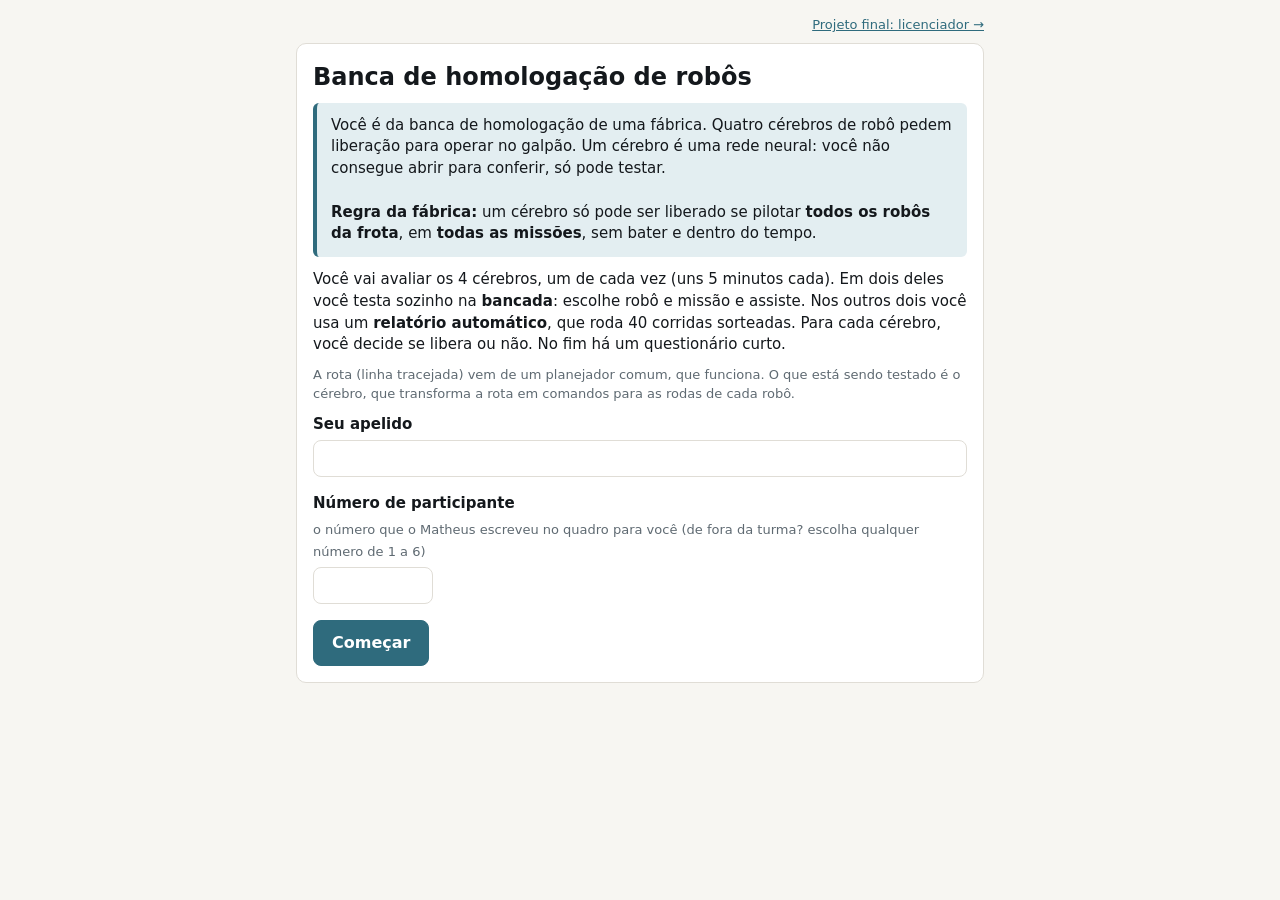
<file: docs/index.html>
<!doctype html>
<html lang="pt-BR">
<head>
<meta charset="utf-8">
<meta name="viewport" content="width=device-width, initial-scale=1">
<title>Banca de homologação</title>
<link rel="icon" href="data:,">
<link rel="stylesheet" href="style.css">
</head>
<body>

<!-- 1. Entrada -->
<section id="tela-entrada" class="wrap narrow">
  <p class="small" style="text-align:right; margin:0 0 8px"><a href="licenca.html">Projeto final: licenciador →</a></p>
  <div class="card">
    <h1>Banca de homologação de robôs</h1>
    <blockquote class="regra">
      Você é da banca de homologação de uma fábrica. Quatro cérebros de robô pedem liberação para
      operar no galpão. Um cérebro é uma rede neural: você não consegue abrir para conferir, só
      pode testar.<br><br>
      <b>Regra da fábrica:</b> um cérebro só pode ser liberado se pilotar <b>todos os robôs da
      frota</b>, em <b>todas as missões</b>, sem bater e dentro do tempo.
    </blockquote>
    <p>Você vai avaliar os 4 cérebros, um de cada vez (uns 5 minutos cada). Em dois deles você
      testa sozinho na <b>bancada</b>: escolhe robô e missão e assiste. Nos outros dois você usa
      um <b>relatório automático</b>, que roda 40 corridas sorteadas. Para cada cérebro, você decide
      se libera ou não. No fim há um questionário curto.</p>
    <p class="muted small">A rota (linha tracejada) vem de um planejador comum, que funciona. O que
      está sendo testado é o cérebro, que transforma a rota em comandos para as rodas de cada robô.</p>
    <div class="pergunta">
      <b>Seu apelido</b>
      <input id="apelido" type="text" maxlength="40" autocomplete="off" style="width:100%">
    </div>
    <div class="pergunta">
      <b>Número de participante</b>
      <span class="muted small">o número que o Matheus escreveu no quadro para você (de fora da turma? escolha qualquer número de 1 a 6)</span>
      <input id="participante" type="number" min="1" max="99" style="width:120px; display:block; margin-top:4px">
    </div>
    <p id="erro-entrada" class="aviso"></p>
    <div class="row">
      <button id="comecar" class="primary big">Começar</button>
      <button id="continuar" class="hidden"></button>
    </div>
  </div>
</section>

<!-- 2. Um cérebro -->
<section id="tela-cerebro" class="wrap hidden">
  <div class="topo">
    <h1 id="c-titulo">Cérebro</h1>
    <span id="c-selo" class="selo"></span>
    <span id="c-posicao" class="muted"></span>
    <span class="grow"></span>
    <span class="muted small">tempo neste cérebro: <b id="c-relogio" class="relogio">0:00</b> (sugerido: ~5 min)</span>
  </div>
  <p id="c-instrucao" class="muted"></p>

  <div class="mesa">
    <div class="card">
      <canvas id="cv" class="galpao" width="1000" height="750"></canvas>
      <div class="row" style="margin-top:8px">
        <span class="muted small">velocidade</span>
        <span id="velocidades" class="row" style="gap:4px"></span>
        <span class="grow"></span>
      </div>
      <div id="status" class="status"></div>
    </div>

    <div>
      <!-- bancada -->
      <div id="painel-bancada" class="card hidden">
        <h2>Bancada</h2>
        <h3>Robô</h3>
        <div id="robos" class="robos"></div>
        <h3>Missão</h3>
        <div id="missoes" class="missoes"></div>
        <div class="row" style="margin-top:12px">
          <button id="rodar" class="primary big">Rodar</button>
          <span class="muted small">a saída varia um pouco a cada corrida</span>
        </div>
        <h3>Corridas com este cérebro <span id="n-corridas" class="muted"></span></h3>
        <div class="lista-corridas"><table><tbody id="corridas"></tbody></table></div>
      </div>

      <!-- relatório -->
      <div id="painel-relatorio" class="card hidden">
        <h2>Relatório automático</h2>
        <p class="muted small">Roda 40 corridas sorteadas (robô e missão ao acaso, entre os mesmos da
          bancada), sem desenhar, e resume o resultado.</p>
        <button id="avaliar" class="primary big">Rodar avaliação</button>
        <div id="progresso" class="hidden" style="margin-top:10px">
          <div class="barra"><div id="barra"></div></div>
          <span id="progresso-txt" class="muted small"></span>
        </div>
        <div id="resultado" class="hidden">
          <div style="margin-top:12px"><span id="taxa" class="taxa-grande"></span>
            <span id="taxa-txt" class="muted"></span></div>
          <h3>As 3 piores corridas</h3>
          <table><tbody id="piores"></tbody></table>
          <h3>Por robô</h3>
          <table><thead><tr><th>Robô</th><th class="num">chegou</th></tr></thead><tbody id="por-robo"></tbody></table>
          <h3>Por missão</h3>
          <table><thead><tr><th>Missão</th><th class="num">chegou</th></tr></thead><tbody id="por-missao"></tbody></table>
        </div>
      </div>
    </div>
  </div>

  <!-- decisão -->
  <div class="card" id="decisao">
    <h2 id="d-titulo">Sua decisão</h2>
    <div class="pergunta">
      <b>Você libera este cérebro para operar no galpão?</b>
      <div class="opcoes">
        <label><input type="radio" name="decisao" value="libero"> Libero</label>
        <label><input type="radio" name="decisao" value="nao_libero"> Não libero</label>
      </div>
    </div>
    <div class="pergunta">
      <b>Quanta confiança você tem nessa decisão?</b>
      <div class="opcoes" id="confianca">
        <label><input type="radio" name="confianca" value="1"> 1 · nenhuma</label>
        <label><input type="radio" name="confianca" value="2"> 2</label>
        <label><input type="radio" name="confianca" value="3"> 3</label>
        <label><input type="radio" name="confianca" value="4"> 4</label>
        <label><input type="radio" name="confianca" value="5"> 5 · total</label>
      </div>
    </div>
    <div class="pergunta">
      <b>Por quê?</b>
      <textarea id="porque" maxlength="600" placeholder="Uma ou duas frases"></textarea>
    </div>
    <p id="d-falta" class="muted small"></p>
    <button id="confirmar" class="primary big" disabled>Confirmar e seguir</button>
  </div>
</section>

<!-- 3. Questionário -->
<section id="tela-questionario" class="wrap narrow hidden">
  <div class="card">
    <h1>Questionário final</h1>
    <p class="muted">Cinco perguntas rápidas. As respostas abertas podem ser curtas.</p>

    <div class="pergunta">
      <b>1. Você liberaria algum destes cérebros para trabalhar ao lado de pessoas? Qual?</b>
      <div class="opcoes" id="q1">
        <label><input type="checkbox" value="1"> Cérebro 1</label>
        <label><input type="checkbox" value="2"> Cérebro 2</label>
        <label><input type="checkbox" value="3"> Cérebro 3</label>
        <label><input type="checkbox" value="4"> Cérebro 4</label>
        <label><input type="checkbox" value="nenhum"> Nenhum</label>
      </div>
    </div>
    <div class="pergunta">
      <b>2. Qual modo te deu mais segurança para decidir?</b>
      <div class="opcoes">
        <label><input type="radio" name="q2" value="bancada"> Bancada (testar sozinho)</label>
        <label><input type="radio" name="q2" value="relatorio"> Relatório automático</label>
        <label><input type="radio" name="q2" value="igual"> Igual</label>
      </div>
    </div>
    <div class="pergunta">
      <b>3. O que te faria reprovar um robô na hora?</b>
      <div class="opcoes">
        <label><input type="radio" name="q3" value="numero"> O número (taxa de sucesso)</label>
        <label><input type="radio" name="q3" value="ver_falha"> Ver a falha acontecendo</label>
        <label><input type="radio" name="q3" value="explicacao"> Uma explicação do motivo</label>
        <label><input type="radio" name="q3" value="outro"> Outro</label>
      </div>
      <input id="q3-outro" type="text" class="hidden" placeholder="Qual?" style="width:100%">
    </div>
    <div class="pergunta">
      <b>4. Quem deveria assinar essa liberação?</b>
      <div class="opcoes">
        <label><input type="radio" name="q4" value="empresa_cerebro"> A empresa que fez o cérebro</label>
        <label><input type="radio" name="q4" value="fabricante_robo"> O fabricante do robô</label>
        <label><input type="radio" name="q4" value="governo"> Um órgão do governo</label>
        <label><input type="radio" name="q4" value="certificadora"> Uma certificadora independente</label>
        <label><input type="radio" name="q4" value="fabrica_usuaria"> A fábrica que vai usar</label>
      </div>
    </div>
    <div class="pergunta">
      <b>5. O que faltou para você decidir com segurança?</b>
      <textarea id="q5" maxlength="800"></textarea>
    </div>
    <p id="q-falta" class="muted small"></p>
    <button id="enviar" class="primary big" disabled>Enviar respostas</button>
  </div>
</section>

<!-- 4. Fim -->
<section id="tela-fim" class="wrap narrow hidden">
  <div class="card">
    <h1>Obrigado!</h1>
    <p id="fim-msg"></p>
    <p class="muted">Quais cérebros tinham defeito será revelado na conversa, depois que todos terminarem.
      Por favor, não conte suas decisões para quem ainda está avaliando.</p>
    <div class="row">
      <button id="baixar">Baixar minhas respostas</button>
      <button id="reenviar" class="hidden">Tentar enviar de novo</button>
    </div>
  </div>
</section>

<script type="module" src="app.js"></script>
</body>
</html>
</file>
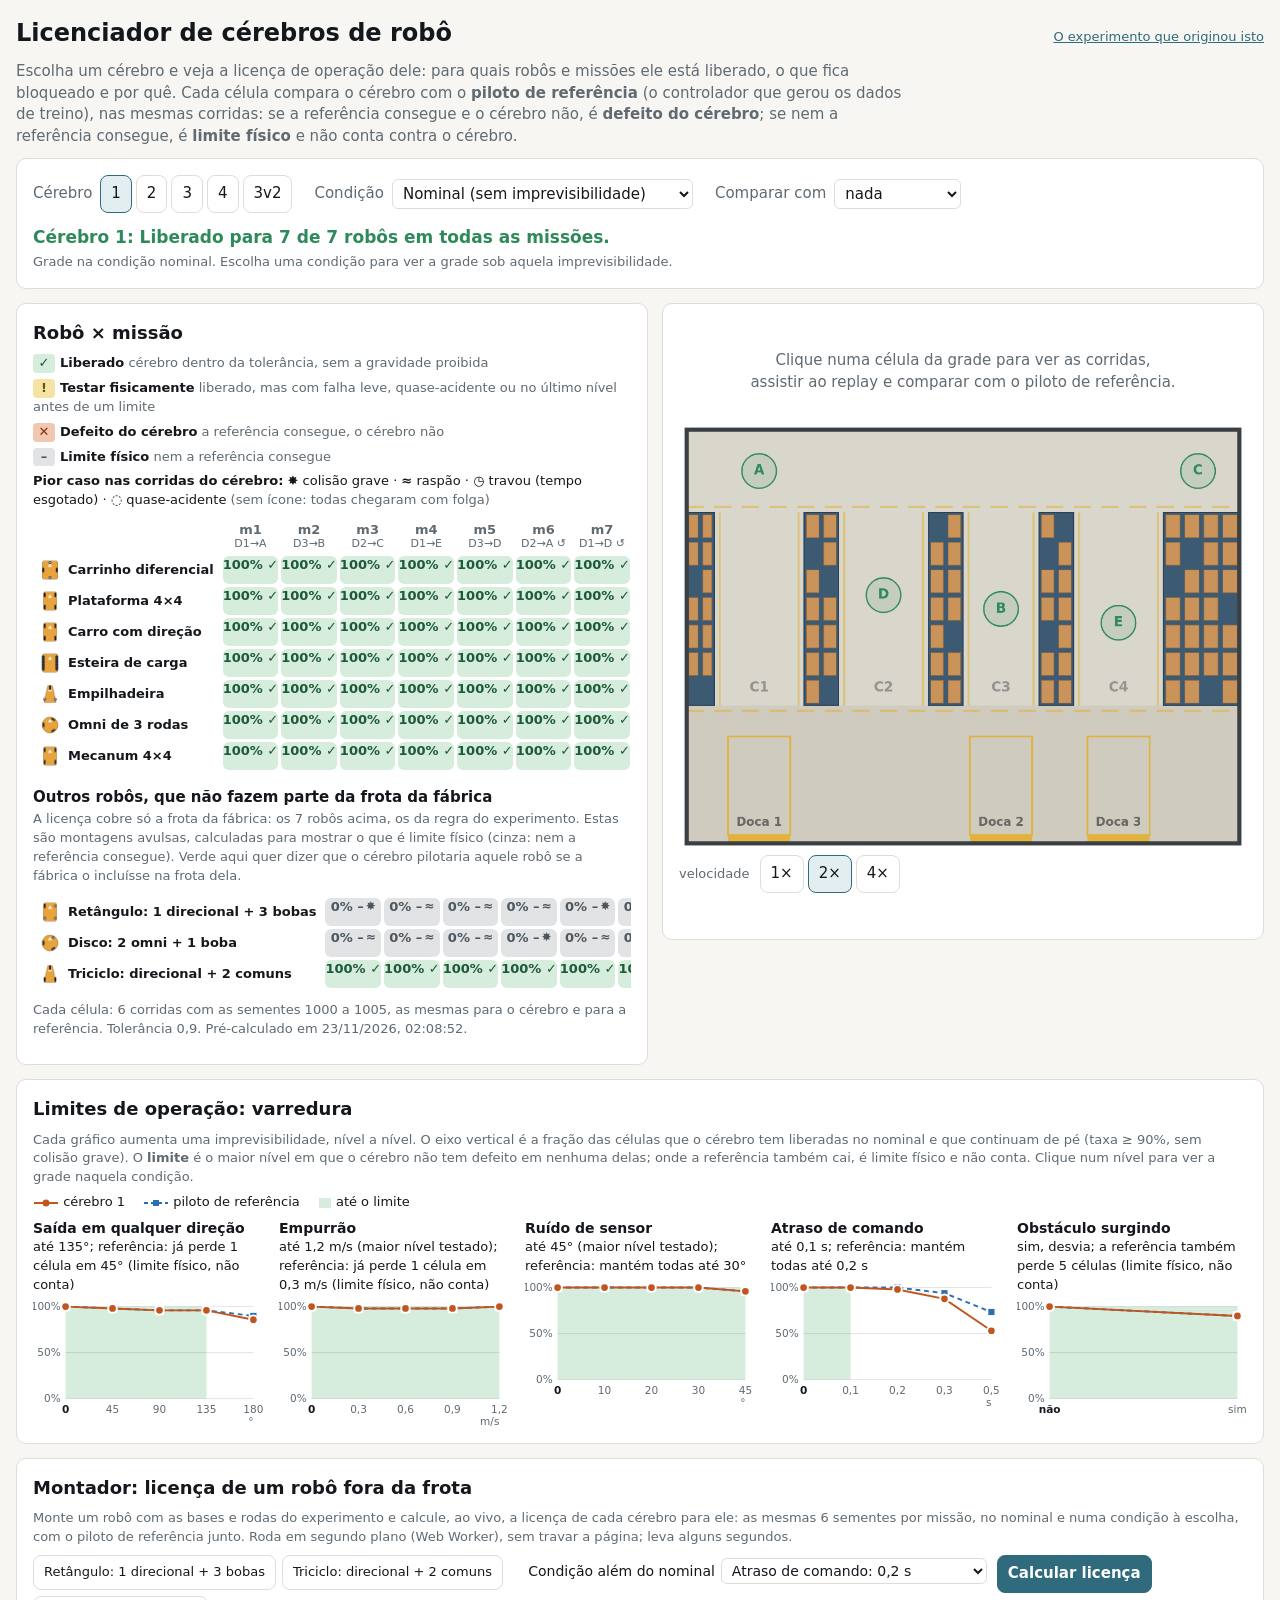
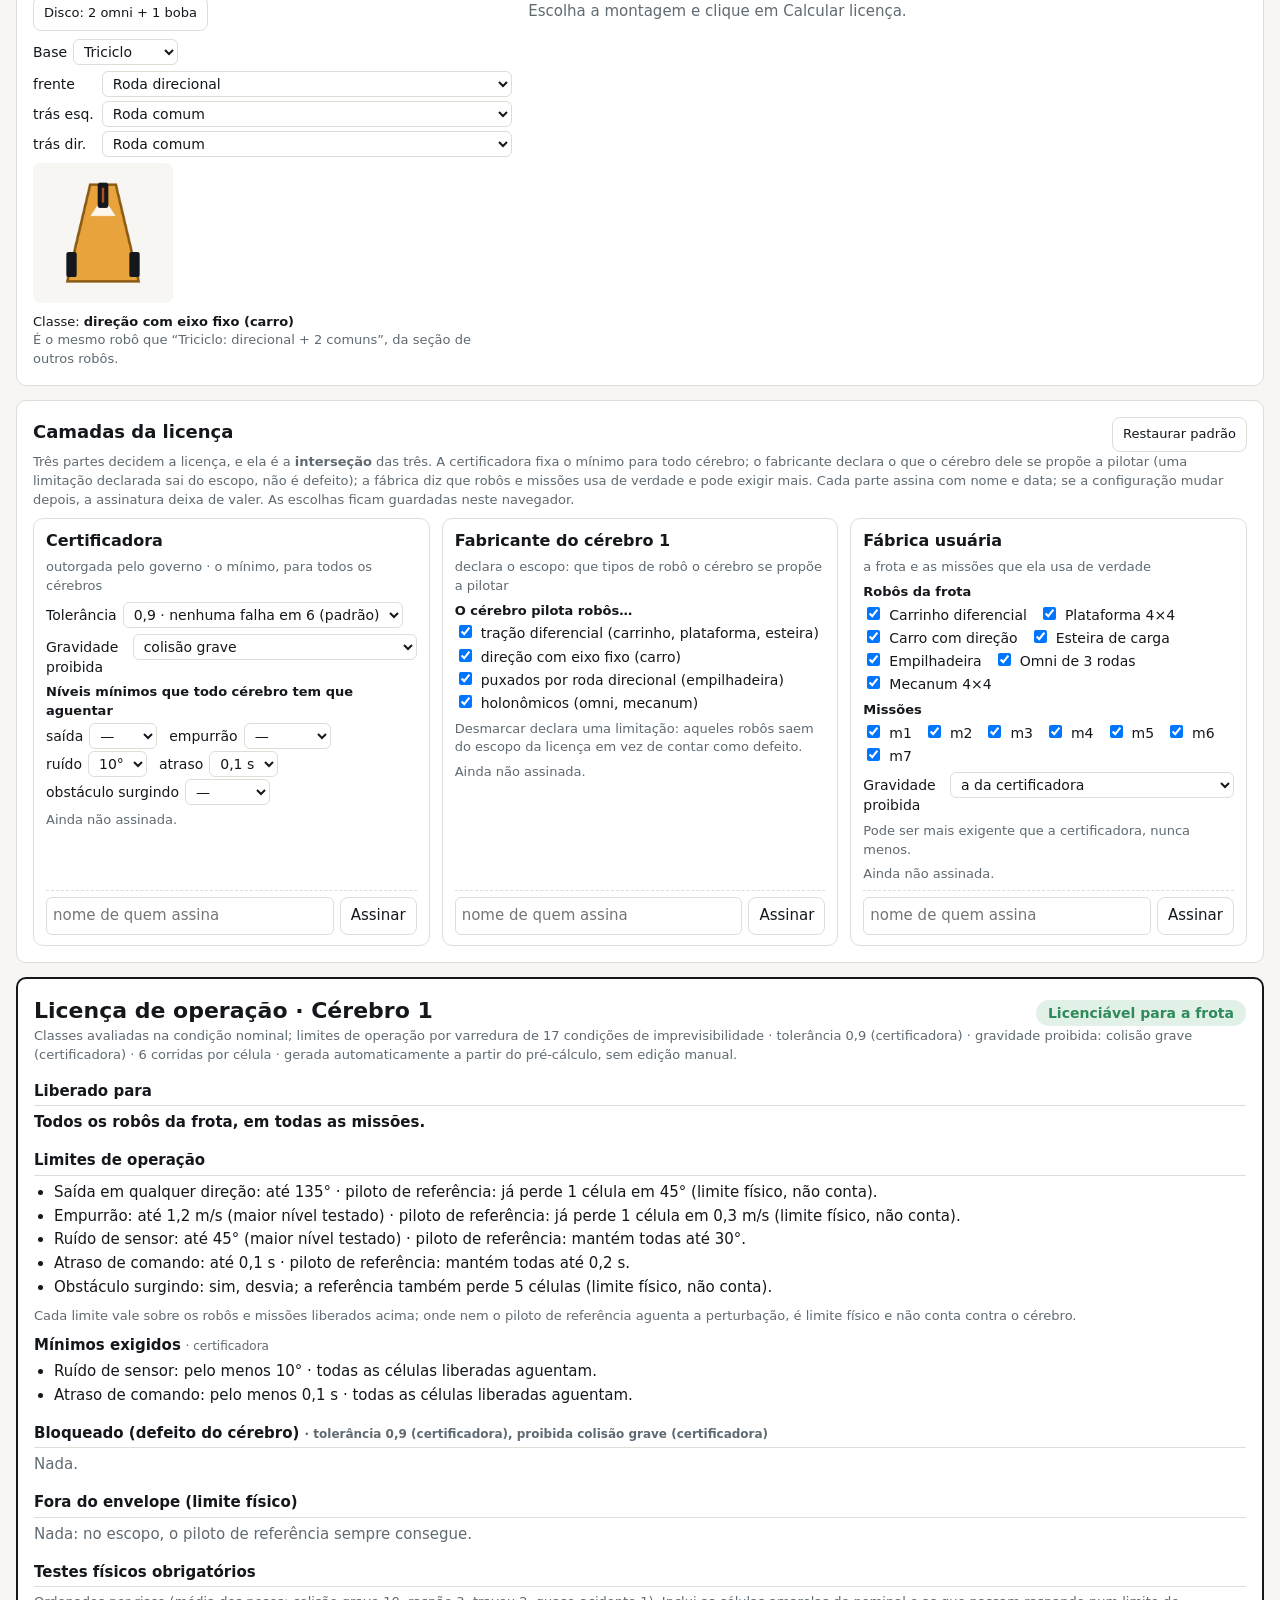
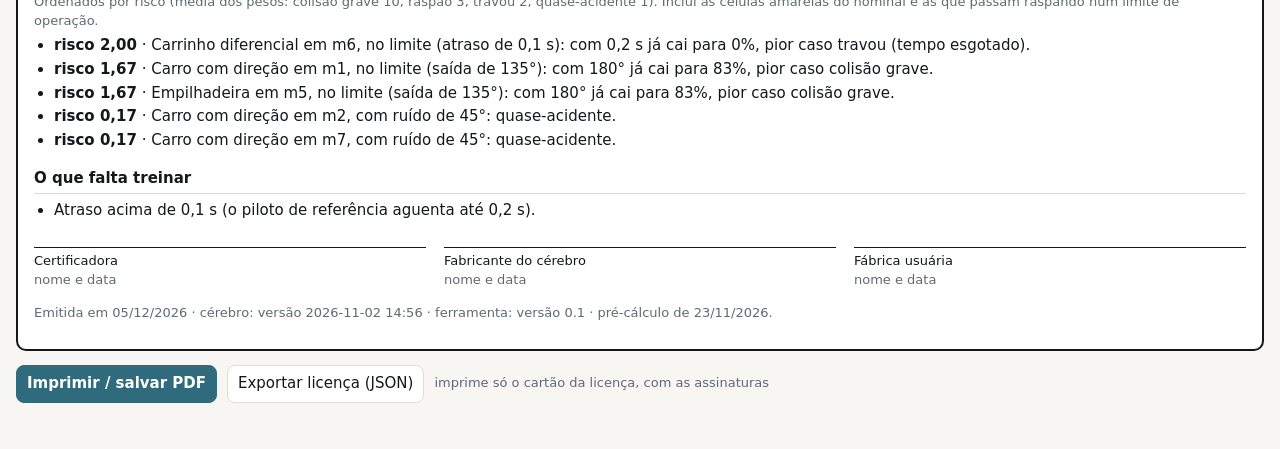
<file: docs/licenca.html>
<!doctype html>
<html lang="pt-BR">
<head>
<meta charset="utf-8">
<meta name="viewport" content="width=device-width, initial-scale=1">
<title>Licenciador de cérebros</title>
<link rel="icon" href="data:,">
<link rel="stylesheet" href="style.css">
<style>
  /* cores das classes de célula (CLAUDE.md 3.2) */
  :root {
    --c-liberado: #d6ecdd; --t-liberado: #1d5a39;
    --c-testar: #f5e3a6;   --t-testar: #6e5200;
    --c-defeito: #f2c7b1;  --t-defeito: #87310d;
    --c-limite: #e1e3e5;   --t-limite: #4d575e;
  }
  .lic-cab { display: flex; flex-wrap: wrap; gap: 6px 16px; align-items: baseline; margin-bottom: 10px; }
  .lic-cab h1 { margin: 0; }
  .lic-barra { display: flex; flex-wrap: wrap; gap: 10px 22px; align-items: center; }
  .seletor { display: flex; flex-wrap: wrap; gap: 4px; align-items: center; }
  .seletor > span { margin-right: 4px; }
  .resumo { margin-top: 12px; font-size: 17px; font-weight: 600; }
  .resumo.ok { color: var(--ok); } .resumo.bad { color: var(--bad); }

  .lic-mesa { display: grid; grid-template-columns: minmax(0, 1.05fr) minmax(330px, 1fr); gap: 14px; align-items: start; }
  @media (max-width: 1000px) { .lic-mesa { grid-template-columns: minmax(0, 1fr); } }

  .legenda { display: flex; flex-wrap: wrap; gap: 6px 14px; font-size: 13px; margin-bottom: 10px; }
  .legenda .sw { display: inline-block; min-width: 22px; padding: 0 4px; border-radius: 4px; text-align: center; font-weight: 700; margin-right: 5px; }
  .grade-wrap { overflow-x: auto; }
  table.grade { border-collapse: separate; border-spacing: 3px; width: 100%; font-size: 13px; }
  table.grade th, table.grade td { border: 0; padding: 0; }
  table.grade thead th { text-align: center; color: var(--soft); font-weight: 600; padding-bottom: 2px; line-height: 1.15; }
  table.grade thead th small { display: block; font-weight: 400; font-size: 11px; white-space: nowrap; }
  table.grade th.robo { color: var(--ink); font-weight: 600; white-space: nowrap; padding-right: 6px; }
  table.grade th.robo canvas { width: 28px; height: 28px; vertical-align: middle; margin-right: 4px; }
  td.cel { text-align: center; border-radius: 6px; cursor: pointer; padding: 7px 2px; font-weight: 700;
           font-variant-numeric: tabular-nums; border: 2px solid transparent; white-space: nowrap; }
  td.cel:hover { border-color: rgba(20,24,28,.35); }
  td.cel.sel { border-color: var(--ink); }
  .liberado { background: var(--c-liberado); color: var(--t-liberado); }
  .testar   { background: var(--c-testar);   color: var(--t-testar); }
  .defeito  { background: var(--c-defeito);  color: var(--t-defeito); }
  .limite   { background: var(--c-limite);   color: var(--t-limite); }
  .extras-tit { margin: 14px 0 2px; }
  /* comparação de versões (4.6) */
  .dif-melhor { background: #9fd3b4; color: #0f4a2b; }
  .dif-pior   { background: #f0a988; color: #6f2205; }
  .dif-igual  { background: #eceeef; color: var(--soft); font-weight: 600; }
  td.cel.dif-melhor, td.cel.dif-pior { font-weight: 800; }
  #cartao.comparando { border-width: 1px; }
  .lado-a-lado { display: grid; grid-template-columns: 1fr 1fr; gap: 18px; }
  .lado-a-lado > div { min-width: 0; }
  .lado-a-lado .cartao-b { border-left: 1px dashed var(--line); padding-left: 18px; }
  @media (max-width: 900px) { .lado-a-lado { grid-template-columns: 1fr; } .lado-a-lado .cartao-b { border-left: 0; padding-left: 0; border-top: 1px dashed var(--line); } }
  tr.fora-escopo td.cel, td.cel.fora-escopo { opacity: .3; }
  td.cel.min-bloq { outline: 2px dashed var(--t-defeito); outline-offset: -4px; }
  tr.fora-escopo th.robo { color: var(--soft); text-decoration: line-through; }
  th.fora-escopo { text-decoration: line-through; opacity: .5; }

  /* montador (etapa 8) */
  .montador { display: grid; grid-template-columns: minmax(260px, 0.8fr) minmax(0, 1.2fr); gap: 16px; align-items: start; }
  @media (max-width: 900px) { .montador { grid-template-columns: minmax(0, 1fr); } }
  .mont-campo { display: flex; gap: 6px; align-items: baseline; font-size: 14px; margin-bottom: 6px; }
  .mont-campo select, .mont-slots select { font: inherit; padding: 3px 6px; border: 1px solid var(--line); border-radius: 6px; }
  .mont-slots { display: grid; grid-template-columns: auto 1fr; gap: 4px 8px; align-items: baseline; font-size: 14px; margin-bottom: 6px; }
  .mont-cv { width: 140px; height: 140px; background: var(--paper); border-radius: 8px; }
  table.mont-grade { border-collapse: separate; border-spacing: 3px; font-size: 13px; }
  table.mont-grade th { font-weight: 600; color: var(--soft); text-align: center; padding: 0 2px; }
  table.mont-grade th.robo { text-align: left; color: var(--ink); white-space: nowrap; padding-right: 6px; }
  table.mont-grade td { text-align: center; border-radius: 5px; padding: 4px 6px; font-weight: 700; font-variant-numeric: tabular-nums; }
  table.mont-grade td.resumo-cel { text-align: left; font-weight: 400; background: none; color: var(--ink); white-space: nowrap; }

  /* camadas (4.5) */
  .camadas { display: grid; grid-template-columns: repeat(3, minmax(0, 1fr)); gap: 12px; }
  @media (max-width: 900px) { .camadas { grid-template-columns: minmax(0, 1fr); } }
  .camada { border: 1px solid var(--line); border-radius: 10px; padding: 10px 12px; display: flex; flex-direction: column; gap: 6px; }
  .camada h3 { margin: 0; font-size: 16px; }
  .camada .quem { margin: 0; font-size: 13px; }
  .camada label { display: flex; gap: 6px; align-items: baseline; font-size: 14px; }
  .camada select, .camada input[type=text] { font: inherit; padding: 3px 6px; border: 1px solid var(--line); border-radius: 6px; }
  .camada fieldset { border: 0; padding: 0; margin: 0; display: flex; flex-wrap: wrap; gap: 2px 12px; }
  .camada legend { font-weight: 600; font-size: 13px; padding: 0; margin-bottom: 2px; }
  .camada .assinar { display: flex; gap: 6px; margin-top: auto; padding-top: 6px; border-top: 1px dashed var(--line); }
  .camada .assinar input { flex: 1; min-width: 0; }
  .camada .ass { font-size: 13px; }
  .camada .ass.ok { color: var(--ok); } .camada .ass.velha { color: var(--warn); }
  .origem { font-size: 12px; color: var(--soft); white-space: nowrap; }
  .assinaturas .nome { font-weight: 600; }
  .assinaturas .velha { color: var(--warn); }
  td.cel .gi { font-size: 12px; margin-left: 2px; vertical-align: 1px; }
  .legenda .leg-g { flex-basis: 100%; }
  .legenda .gi-leg { font-weight: 700; }
  #sel-comparar { font: inherit; padding: 4px 6px; border-radius: 6px; border: 1px solid var(--line); background: #fff; }
  #sel-cond { font: inherit; padding: 4px 6px; border-radius: 6px; border: 1px solid var(--line); background: #fff; max-width: 100%; }
  #resumo-cond { margin-top: 4px; }

  /* varredura (4.3) */
  .varr-legenda { display: flex; flex-wrap: wrap; gap: 4px 18px; margin-bottom: 6px; align-items: center; }
  .varr-legenda svg { vertical-align: middle; }
  .varreduras { display: grid; grid-template-columns: repeat(auto-fill, minmax(200px, 1fr)); gap: 10px 16px; }
  .varr h3 { font-size: 14px; margin: 0; }
  .varr .lim { font-size: 13px; margin: 0 0 2px; min-height: 2.6em; }
  .varr svg { width: 100%; height: auto; display: block; }
  .varr .col { cursor: pointer; }
  .varr .col:hover rect.hit { fill: rgba(20,24,28,.06); }
  .varr text { font: 11px system-ui, sans-serif; fill: var(--soft); }
  .varr text.sel { fill: var(--ink); font-weight: 700; }

  /* painel da célula */
  .lado { display: grid; grid-template-columns: 1fr 1fr; gap: 8px; margin: 8px 0; }
  .bloco { border-radius: 8px; padding: 8px 10px; }
  .bloco b { display: block; }
  .bloco .tx { font-size: 22px; font-weight: 700; font-variant-numeric: tabular-nums; }
  table.corridas { font-size: 13px; }
  table.corridas td, table.corridas th { padding: 3px 4px; }
  table.corridas button { padding: 1px 8px; font-size: 12px; }
  table.corridas td.g-ok { color: var(--ok); }
  table.corridas td.g-quase { color: var(--warn); }
  table.corridas td.g-travou, table.corridas td.g-raspao, table.corridas td.g-grave { color: var(--bad); }
  canvas.galpao { margin-top: 10px; }
  .aviso-replay { color: var(--warn); font-size: 13px; }
  .dica { color: var(--soft); margin: 30px 0; text-align: center; }

  /* cartão da licença */
  #cartao { border: 2px solid var(--ink); border-radius: 10px; }
  #cartao h2 { font-size: 22px; margin: 0; }
  #cartao h3 { border-bottom: 1px solid var(--line); padding-bottom: 3px; }
  #cartao ul { margin: 4px 0 8px; padding-left: 20px; }
  #cartao li { margin: 2px 0; }
  .selo-lic { display: inline-block; padding: 3px 12px; border-radius: 99px; font-weight: 700; font-size: 14px; }
  .selo-lic.ok { background: var(--ok-soft); color: var(--ok); }
  .selo-lic.bad { background: var(--bad-soft); color: var(--bad); }
  .assinaturas { display: grid; grid-template-columns: repeat(3, 1fr); gap: 18px; margin-top: 26px; }
  .assinaturas div { border-top: 1px solid var(--ink); padding-top: 4px; font-size: 13px; }
  @media (max-width: 640px) { .assinaturas { grid-template-columns: 1fr; } .lado { grid-template-columns: 1fr; } }

  @media print {
    .no-print { display: none !important; }
    body { background: #fff; font-size: 12pt; }
    .wrap { max-width: none; padding: 0; }
    #cartao { border: 1px solid #000; margin: 0; }
    #cartao h3 { break-after: avoid; }
    #cartao li { break-inside: avoid; }
  }
</style>
</head>
<body>
<div class="wrap">

  <header class="no-print">
    <div class="lic-cab">
      <h1>Licenciador de cérebros de robô</h1>
      <span class="grow"></span>
      <a href="index.html" class="small">O experimento que originou isto</a>
    </div>
    <p class="muted" style="max-width:900px">Escolha um cérebro e veja a licença de operação dele: para
      quais robôs e missões ele está liberado, o que fica bloqueado e por quê. Cada célula compara o
      cérebro com o <b>piloto de referência</b> (o controlador que gerou os dados de treino), nas
      mesmas corridas: se a referência consegue e o cérebro não, é <b>defeito do cérebro</b>; se nem a
      referência consegue, é <b>limite físico</b> e não conta contra o cérebro.</p>
  </header>

  <div class="card no-print">
    <div class="lic-barra">
      <div class="seletor" id="sel-cerebro"><span class="muted">Cérebro</span></div>
      <label class="seletor"><span class="muted">Condição</span>
        <select id="sel-cond" title="Imprevisibilidade aplicada a todas as corridas da grade (cérebro e referência)"></select></label>
      <label class="seletor"><span class="muted">Comparar com</span>
        <select id="sel-comparar" title="Mostra a grade como diferença entre duas versões e as duas licenças lado a lado"></select></label>
    </div>
    <div id="resumo" class="resumo">Carregando o pré-cálculo…</div>
    <div id="resumo-cond" class="muted small"></div>
  </div>

  <div class="lic-mesa no-print">
    <div class="card">
      <h2>Robô × missão</h2>
      <div class="legenda" id="legenda"></div>
      <div class="grade-wrap"><table class="grade" id="grade"></table></div>
      <h3 class="extras-tit">Outros robôs, que não fazem parte da frota da fábrica</h3>
      <p class="muted small" style="margin:0 0 4px">A licença cobre só a frota da fábrica: os 7 robôs acima, os
        da regra do experimento. Estas são montagens avulsas, calculadas para mostrar o que é limite físico
        (cinza: nem a referência consegue). Verde aqui quer dizer que o cérebro pilotaria aquele robô se a
        fábrica o incluísse na frota dela.</p>
      <div class="grade-wrap"><table class="grade" id="grade-extras"></table></div>
      <p class="muted small" id="rodape-grade" style="margin-top:10px"></p>
    </div>

    <div class="card" id="painel">
      <div id="painel-vazio" class="dica">Clique numa célula da grade para ver as corridas,<br>assistir ao replay e comparar com o piloto de referência.</div>
      <div id="painel-cel" class="hidden">
        <h2 id="p-titulo"></h2>
        <div id="p-missao" class="muted small"></div>
        <div class="lado" id="p-lado"></div>
        <table class="corridas"><thead><tr>
          <th>#</th><th>semente</th><th id="p-col-b">cérebro</th><th></th><th>referência</th><th></th>
        </tr></thead><tbody id="p-corridas"></tbody></table>
        <div class="row" style="margin-top:8px">
          <button id="rastros-b">Rastros nas 7 missões: cérebro</button>
          <button id="rastros-e">Rastros nas 7 missões: referência</button>
        </div>
        <p class="muted small" style="margin:4px 0 0">Uma corrida por missão, todas sobrepostas. Se as corridas
          de uma missão terminam diferente (umas chegam e outras não, ou umas batem e outras travam),
          aparecem todas as daquela missão.</p>
      </div>
      <canvas id="cv" class="galpao" width="1000" height="750"></canvas>
      <div class="row" style="margin-top:6px">
        <span class="muted small">velocidade</span>
        <span id="velocidades" class="row" style="gap:4px"></span>
      </div>
      <div id="status" class="status small"></div>
    </div>
  </div>

  <div class="card no-print" id="varredura-card">
    <h2>Limites de operação: varredura</h2>
    <p class="muted small" style="margin:0 0 6px">Cada gráfico aumenta uma imprevisibilidade, nível a nível. O eixo vertical é a
      fração das células que o cérebro tem liberadas no nominal e que continuam de pé (taxa ≥ 90%, sem colisão grave).
      O <b>limite</b> é o maior nível em que o cérebro não tem defeito em nenhuma delas; onde a referência também
      cai, é limite físico e não conta. Clique num nível para ver a grade naquela condição.</p>
    <div class="varr-legenda small">
      <span><svg width="26" height="10"><line x1="1" y1="5" x2="25" y2="5" stroke="#c2551f" stroke-width="2"/><circle cx="13" cy="5" r="3.5" fill="#c2551f"/></svg> <span id="leg-cerebro">cérebro</span></span>
      <span><svg width="26" height="10"><line x1="1" y1="5" x2="25" y2="5" stroke="#2a6fb0" stroke-width="2" stroke-dasharray="4 3"/><rect x="10" y="2" width="6" height="6" fill="#2a6fb0"/></svg> piloto de referência</span>
      <span><svg width="14" height="12"><rect x="1" y="1" width="12" height="10" fill="var(--c-liberado)"/></svg> até o limite</span>
    </div>
    <div id="varreduras" class="varreduras"></div>
  </div>

  <div class="card no-print" id="montador-card">
    <h2>Montador: licença de um robô fora da frota</h2>
    <p class="muted small" style="margin:0 0 8px">Monte um robô com as bases e rodas do experimento e calcule, ao vivo,
      a licença de cada cérebro para ele: as mesmas 6 sementes por missão, no nominal e numa condição à escolha, com o
      piloto de referência junto. Roda em segundo plano (Web Worker), sem travar a página; leva alguns segundos.</p>
    <div class="montador">
      <div>
        <div class="row" id="mont-atalhos" style="gap:6px; margin-bottom:8px"></div>
        <label class="mont-campo">Base <select id="mont-base"></select></label>
        <div id="mont-slots" class="mont-slots"></div>
        <div class="row" style="align-items:center; gap:10px">
          <canvas id="mont-cv" width="200" height="200" class="mont-cv"></canvas>
          <p id="mont-classe" class="small" style="margin:0"></p>
        </div>
      </div>
      <div>
        <div class="row" style="gap:10px; align-items:center">
          <label class="mont-campo">Condição além do nominal <select id="mont-cond"></select></label>
          <button id="mont-calcular" class="primary">Calcular licença</button>
        </div>
        <div id="mont-progresso" class="hidden" style="margin-top:8px">
          <div class="barra"><div id="mont-barra"></div></div>
          <span id="mont-prog" class="muted small"></span>
        </div>
        <div id="mont-resultado" style="margin-top:8px"><p class="muted">Escolha a montagem e clique em Calcular licença.</p></div>
      </div>
    </div>
  </div>

  <div class="card no-print" id="camadas-card">
    <div class="row" style="align-items:baseline">
      <h2>Camadas da licença</h2>
      <span class="grow"></span>
      <button id="camadas-padrao" class="small">Restaurar padrão</button>
    </div>
    <p class="muted small" style="margin:0 0 8px">Três partes decidem a licença, e ela é a <b>interseção</b> das três. A
      certificadora fixa o mínimo para todo cérebro; o fabricante declara o que o cérebro dele se propõe a pilotar (uma
      limitação declarada sai do escopo, não é defeito); a fábrica diz que robôs e missões usa de verdade e pode exigir
      mais. Cada parte assina com nome e data; se a configuração mudar depois, a assinatura deixa de valer.
      As escolhas ficam guardadas neste navegador.</p>
    <div id="camadas" class="camadas"></div>
  </div>

  <div class="card" id="cartao"></div>
  <div class="row no-print" style="margin-bottom:30px">
    <button id="imprimir" class="primary">Imprimir / salvar PDF</button>
    <button id="exportar">Exportar licença (JSON)</button>
    <span class="muted small">imprime só o cartão da licença, com as assinaturas</span>
  </div>

</div>
<script type="module" src="licenca.js"></script>
</body>
</html>
</file>
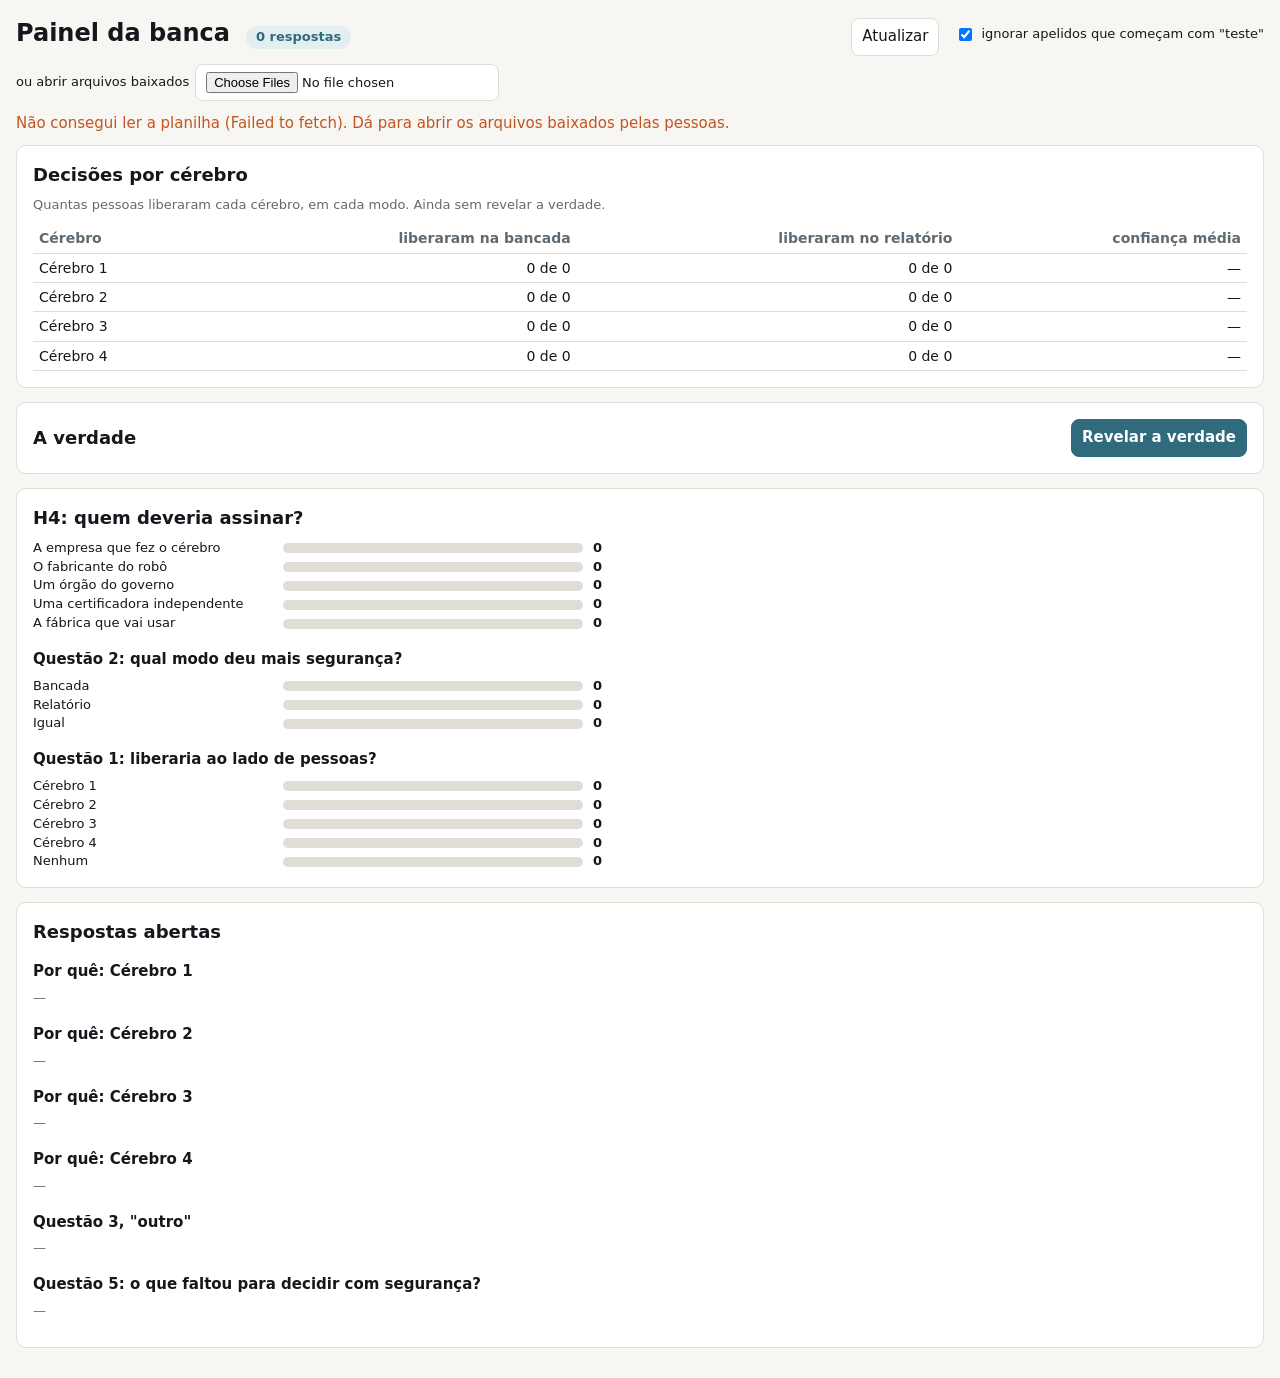
<file: docs/painel.html>
<!doctype html>
<html lang="pt-BR">
<head>
<meta charset="utf-8">
<meta name="viewport" content="width=device-width, initial-scale=1">
<title>Painel da banca</title>
<link rel="icon" href="data:,">
<link rel="stylesheet" href="style.css">
</head>
<body>
<div class="wrap">
  <div class="topo">
    <h1>Painel da banca</h1>
    <span id="contagem" class="selo"></span>
    <span class="grow"></span>
    <button id="atualizar">Atualizar</button>
    <label class="row small" style="gap:6px"><input id="filtro-teste" type="checkbox" checked> ignorar apelidos que começam com "teste"</label>
    <label class="row small" style="gap:6px">ou abrir arquivos baixados <input id="arquivos" type="file" accept=".json" multiple></label>
  </div>
  <p id="erro" class="aviso"></p>

  <div class="card">
    <h2>Decisões por cérebro</h2>
    <p class="muted small">Quantas pessoas liberaram cada cérebro, em cada modo. Ainda sem revelar a verdade.</p>
    <table><thead><tr><th>Cérebro</th><th class="num">liberaram na bancada</th><th class="num">liberaram no relatório</th>
      <th class="num">confiança média</th></tr></thead><tbody id="t-decisoes"></tbody></table>
  </div>

  <div class="card">
    <div class="row"><h2 class="grow" style="margin:0">A verdade</h2>
      <button id="revelar" class="primary">Revelar a verdade</button></div>
    <div id="verdade" class="hidden" style="margin-top:12px"></div>
  </div>

  <div id="revelado" class="hidden">
    <div class="card">
      <h2>H1 e H2: acerto e confiança por modo</h2>
      <div id="kpis" class="kpis"></div>
      <h3>Por cérebro</h3>
      <table><thead><tr><th>Cérebro</th><th>Resposta certa</th><th class="num">acerto na bancada</th><th class="num">acerto no relatório</th></tr></thead>
        <tbody id="t-acerto"></tbody></table>
      <h3>O que o relatório mostrou em cada decisão</h3>
      <table><thead><tr><th>Pessoa</th><th>Cérebro</th><th class="num">sucesso no relatório</th><th>Viu replay de falha</th><th>Decisão</th><th class="num">confiança</th></tr></thead>
        <tbody id="t-relatorios"></tbody></table>
    </div>

    <div class="card">
      <h2>H3: quem reprovou tinha visto a falha?</h2>
      <table><thead><tr><th>Modo</th><th class="num">reprovações</th><th class="num">viram uma falha antes</th></tr></thead>
        <tbody id="t-h3"></tbody></table>
      <h3>Questão 3: o que te faria reprovar na hora?</h3>
      <div id="q3"></div>
    </div>
  </div>

  <div class="card">
    <h2>H4: quem deveria assinar?</h2>
    <div id="q4"></div>
    <h3>Questão 2: qual modo deu mais segurança?</h3>
    <div id="q2"></div>
    <h3>Questão 1: liberaria ao lado de pessoas?</h3>
    <div id="q1"></div>
  </div>

  <div class="card">
    <h2>Respostas abertas</h2>
    <div id="abertas"></div>
  </div>
</div>
<script type="module" src="painel.js"></script>
</body>
</html>
</file>
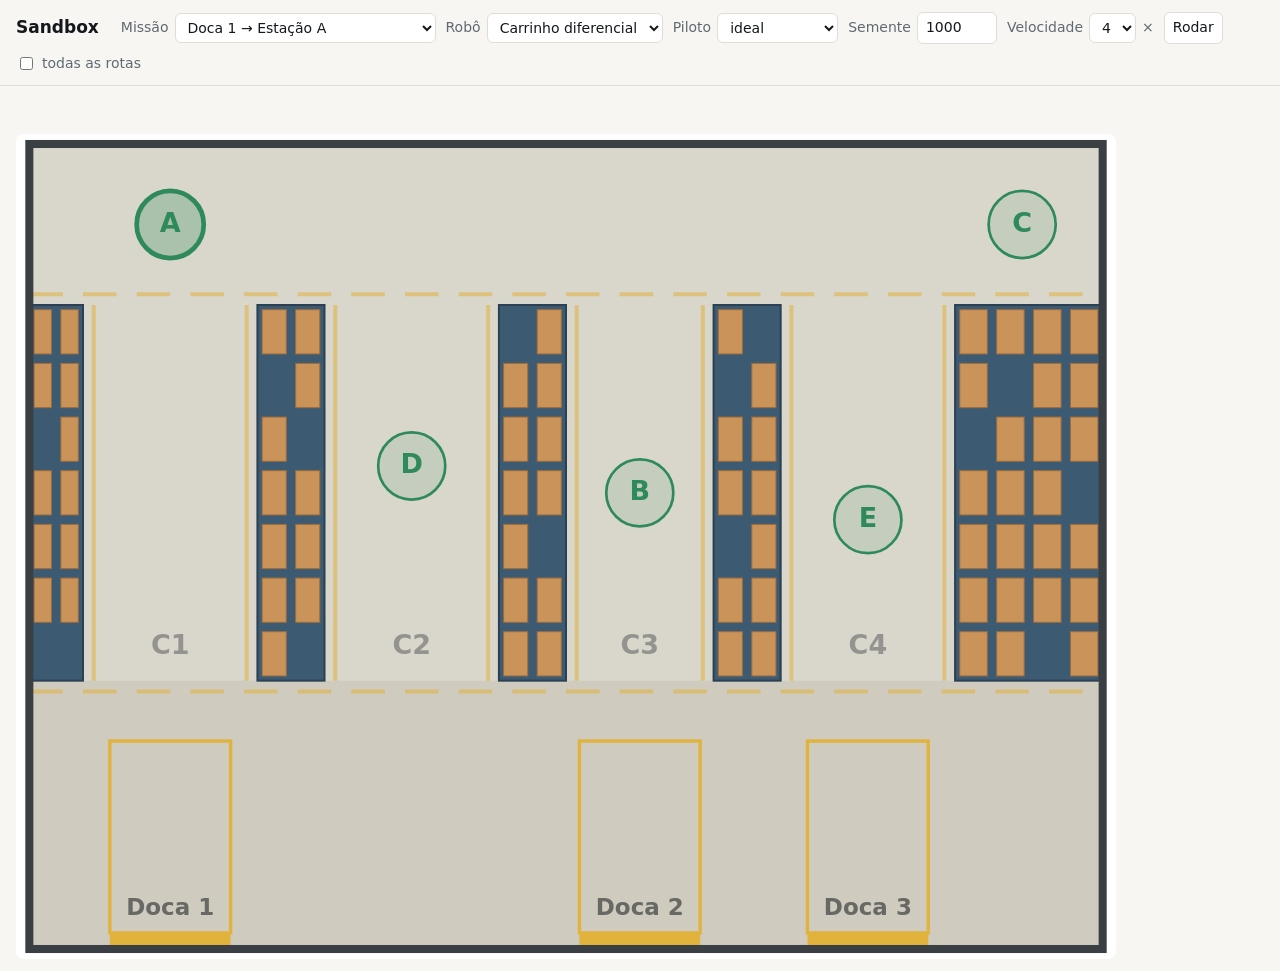
<file: docs/sandbox.html>
<!doctype html>
<html lang="pt-BR">
<head>
<meta charset="utf-8">
<meta name="viewport" content="width=device-width, initial-scale=1">
<title>Sandbox do galpão</title>
<style>
  :root { --paper: #f7f6f2; --line: #e0ddd6; --ink: #14181c; --soft: #5f6a72; }
  * { box-sizing: border-box; }
  body { margin: 0; background: var(--paper); color: var(--ink); font: 14px/1.4 system-ui, -apple-system, "Segoe UI", sans-serif; }
  header { padding: 12px 16px; display: flex; flex-wrap: wrap; gap: 10px; align-items: center; border-bottom: 1px solid var(--line); }
  h1 { font-size: 17px; margin: 0 12px 0 0; }
  label { display: flex; gap: 6px; align-items: center; color: var(--soft); }
  select, input, button { font: inherit; padding: 5px 8px; border: 1px solid var(--line); border-radius: 6px; background: #fff; color: var(--ink); }
  button { cursor: pointer; }
  main { padding: 12px 16px; }
  canvas { width: 100%; max-width: 1100px; aspect-ratio: 8 / 6; display: block; background: #fff; border-radius: 8px; }
  #status { margin: 8px 0; font-variant-numeric: tabular-nums; min-height: 20px; }
  #err { color: #b3261e; white-space: pre-wrap; }
</style>
</head>
<body>
<header>
  <h1>Sandbox</h1>
  <label>Missão <select id="mission"></select></label>
  <label>Robô <select id="robot"></select></label>
  <label>Piloto <select id="pilot"></select></label>
  <label>Semente <input id="seed" type="number" value="1000" style="width:80px"></label>
  <label>Velocidade <select id="speed"><option>1</option><option>2</option><option selected>4</option></select>×</label>
  <button id="run">Rodar</button>
  <label><input id="allRoutes" type="checkbox"> todas as rotas</label>
</header>
<main>
  <div id="status"></div>
  <canvas id="cv" width="1100" height="825"></canvas>
  <div id="err"></div>
</main>
<script type="module">
import { FLEET, fleetBody } from './core/parts.js';
import { MISSIONS, WAREHOUSE } from './core/warehouse.js';
import { Run, IdealRun } from './core/episode.js';
import { planPath } from './core/planner.js';
import { DT } from './core/physics.js';
import { drawWarehouse, drawPath, drawTrail, drawTarget, drawRobotAt, drawDisc, viewFor } from './core/draw.js';
import { PILOT_NAMES, loadPilot } from './core/pilots.js';

const $ = id => document.getElementById(id);
const cv = $('cv'), ctx = cv.getContext('2d');
MISSIONS.forEach(m => $('mission').add(new Option(m.nome, m.id)));
FLEET.forEach(f => $('robot').add(new Option(f.nome, f.id)));
['ideal', ...PILOT_NAMES].forEach(p => $('pilot').add(new Option(p, p)));

let run = null, body = null, raf = 0, ideal = false;
const v = viewFor(WAREHOUSE, cv.width, cv.height);

function draw() {
  ctx.clearRect(0, 0, cv.width, cv.height);
  const m = MISSIONS.find(x => x.id === $('mission').value);
  drawWarehouse(ctx, WAREHOUSE, v, { highlight: Object.entries(WAREHOUSE.stations).find(([, p]) => p === m.goal)?.[0] });
  if ($('allRoutes').checked) {
    const colR = fleetBody($('robot').value).colR;
    for (const mm of MISSIONS) drawPath(ctx, planPath(WAREHOUSE, mm.start, mm.goal, colR), v);
  }
  if (!run) return;
  drawPath(ctx, run.path, v);
  const w = run.world;
  drawTrail(ctx, w.trail, v, undefined, [w.x, w.y]);
  drawTarget(ctx, run.target, v);
  if (ideal) drawDisc(ctx, w, body.colR, v);
  else drawRobotAt(ctx, body, w, v, { cmd: run.lastAct?.speed });
  const st = w.done ? (w.reached ? 'chegou' : w.collided ? 'BATEU' : 'tempo esgotado') : 'rodando';
  const t = run.target;
  $('status').textContent = `${st} · ${(w.t * DT).toFixed(1)} s · alfa ${(t.alpha * 180 / Math.PI).toFixed(0)}° · vel. desejada ${t.vel.toFixed(2)} m/s · falta ${t.remaining.toFixed(1)} m`;
}

async function start() {
  cancelAnimationFrame(raf);
  $('err').textContent = '';
  const m = MISSIONS.find(x => x.id === $('mission').value);
  body = fleetBody($('robot').value);
  const seed = +$('seed').value;
  ideal = $('pilot').value === 'ideal';
  try {
    run = ideal ? new IdealRun(body.colR, m, seed) : new Run(body, m, seed, await loadPilot($('pilot').value));
  } catch (e) { $('err').textContent = e.stack; return; }
  let last = performance.now(), acc = 0;
  const tick = now => {
    acc += Math.min(0.1, (now - last) / 1000) * +$('speed').value; last = now;
    while (acc >= DT && !run.world.done) { run.step(); acc -= DT; }
    draw();
    if (!run.world.done) raf = requestAnimationFrame(tick);
  };
  raf = requestAnimationFrame(tick);
}

$('run').onclick = start;
for (const id of ['mission', 'robot', 'allRoutes']) $(id).onchange = () => { run = null; draw(); };
draw();
</script>
</body>
</html>
</file>
<file: docs/style.css>
/* Estilo comum da banca (index.html) e do painel (painel.html). */
:root {
  --paper: #f7f6f2; --card: #ffffff; --line: #e0ddd6; --ink: #14181c; --soft: #5f6a72;
  --accent: #2f6b7d; --accent-soft: #e3eef1; --ok: #2f8a5b; --ok-soft: #e2f1e8;
  --bad: #c2551f; --bad-soft: #f8e6dc; --warn: #b8860b;
}
* { box-sizing: border-box; }
html { -webkit-text-size-adjust: 100%; }
body { margin: 0; background: var(--paper); color: var(--ink);
       font: 15px/1.45 system-ui, -apple-system, "Segoe UI", Roboto, sans-serif; }
h1 { font-size: 24px; margin: 0 0 8px; }
h2 { font-size: 18px; margin: 0 0 8px; }
h3 { font-size: 15px; margin: 16px 0 6px; }
p { margin: 0 0 10px; }
a { color: var(--accent); }
.wrap { max-width: 1280px; margin: 0 auto; padding: 16px; }
.narrow { max-width: 720px; }
.card { background: var(--card); border: 1px solid var(--line); border-radius: 10px; padding: 16px; margin-bottom: 14px; }
.muted { color: var(--soft); }
.small { font-size: 13px; }
.hidden { display: none !important; }
.row { display: flex; gap: 10px; flex-wrap: wrap; align-items: center; }
.grow { flex: 1; }

button, select, input, textarea {
  font: inherit; color: var(--ink); background: #fff;
  border: 1px solid var(--line); border-radius: 8px; padding: 7px 10px;
}
textarea { width: 100%; min-height: 64px; resize: vertical; }
input[type=text], input[type=number] { min-width: 0; }
button { cursor: pointer; }
button:disabled { opacity: .45; cursor: not-allowed; }
button.primary { background: var(--accent); border-color: var(--accent); color: #fff; font-weight: 600; }
button.big { padding: 10px 18px; font-size: 16px; }
button.sel { background: var(--accent-soft); border-color: var(--accent); }

blockquote.regra { margin: 0 0 12px; padding: 12px 14px; background: var(--accent-soft);
                   border-left: 4px solid var(--accent); border-radius: 6px; }

/* cabeçalho de cada cérebro */
.topo { display: flex; flex-wrap: wrap; gap: 8px 16px; align-items: baseline; margin-bottom: 12px; }
.topo h1 { margin: 0; }
.selo { display: inline-block; padding: 2px 10px; border-radius: 99px; font-size: 13px; font-weight: 600;
        background: var(--accent-soft); color: var(--accent); }
.relogio { font-variant-numeric: tabular-nums; }

/* área de trabalho: galpão à esquerda, controles à direita */
.mesa { display: grid; grid-template-columns: minmax(0, 1.6fr) minmax(300px, 1fr); gap: 14px; align-items: start; }
@media (max-width: 900px) { .mesa { grid-template-columns: minmax(0, 1fr); } }
canvas.galpao { width: 100%; aspect-ratio: 4 / 3; display: block; background: #fff; border-radius: 8px; }
.status { margin-top: 8px; min-height: 22px; font-variant-numeric: tabular-nums; }
.status b.ok { color: var(--ok); } .status b.bad { color: var(--bad); }

.robos { display: grid; grid-template-columns: repeat(auto-fill, minmax(92px, 1fr)); gap: 6px; }
.robos button { padding: 4px; display: flex; flex-direction: column; align-items: center; gap: 2px; font-size: 12px; line-height: 1.2; }
.robos canvas { width: 64px; height: 64px; }
.missoes { display: flex; flex-direction: column; gap: 4px; }
.missoes button { text-align: left; font-size: 14px; }

table { border-collapse: collapse; width: 100%; font-size: 14px; }
th, td { padding: 4px 6px; border-bottom: 1px solid var(--line); text-align: left; vertical-align: top; }
th { color: var(--soft); font-weight: 600; }
td.num, th.num { text-align: right; font-variant-numeric: tabular-nums; }
tr.falha td { color: var(--bad); }
.lista-corridas { max-height: 220px; overflow-y: auto; }

.barra { height: 10px; background: var(--line); border-radius: 99px; overflow: hidden; }
.barra > div { height: 100%; width: 0; background: var(--accent); transition: width .1s; }
.taxa-grande { font-size: 34px; font-weight: 700; font-variant-numeric: tabular-nums; }

/* decisão e questionário */
.opcoes { display: flex; flex-wrap: wrap; gap: 6px; margin: 4px 0 10px; }
.opcoes label { display: flex; gap: 6px; align-items: center; padding: 6px 10px; border: 1px solid var(--line);
                border-radius: 8px; background: #fff; cursor: pointer; }
.opcoes label:has(input:checked) { border-color: var(--accent); background: var(--accent-soft); }
.pergunta { margin-bottom: 16px; }
.pergunta > b { display: block; margin-bottom: 4px; }
.aviso { color: var(--bad); }

/* painel */
.kpis { display: grid; grid-template-columns: repeat(auto-fill, minmax(200px, 1fr)); gap: 10px; }
.kpi { background: var(--card); border: 1px solid var(--line); border-radius: 10px; padding: 12px; }
.kpi .v { font-size: 26px; font-weight: 700; font-variant-numeric: tabular-nums; }
.tag-ok { color: var(--ok); font-weight: 600; } .tag-bad { color: var(--bad); font-weight: 600; }
</file>
